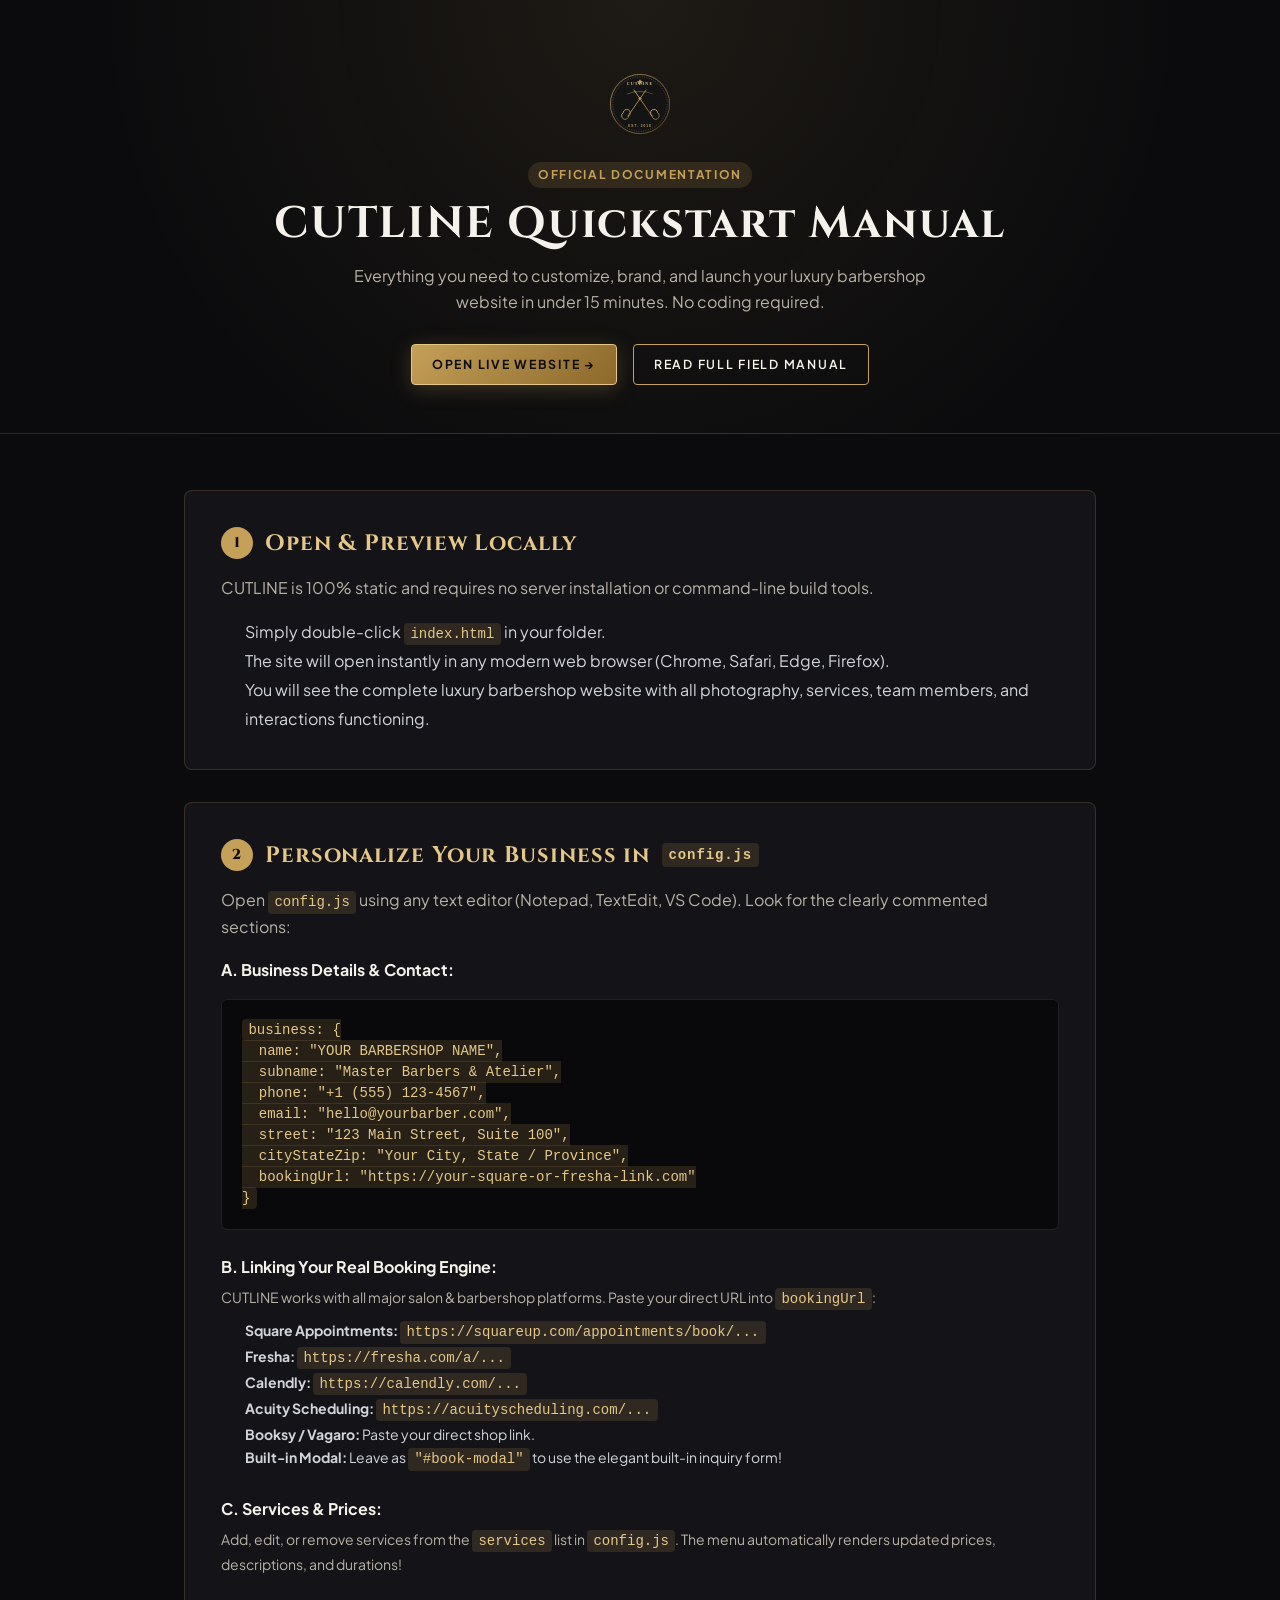
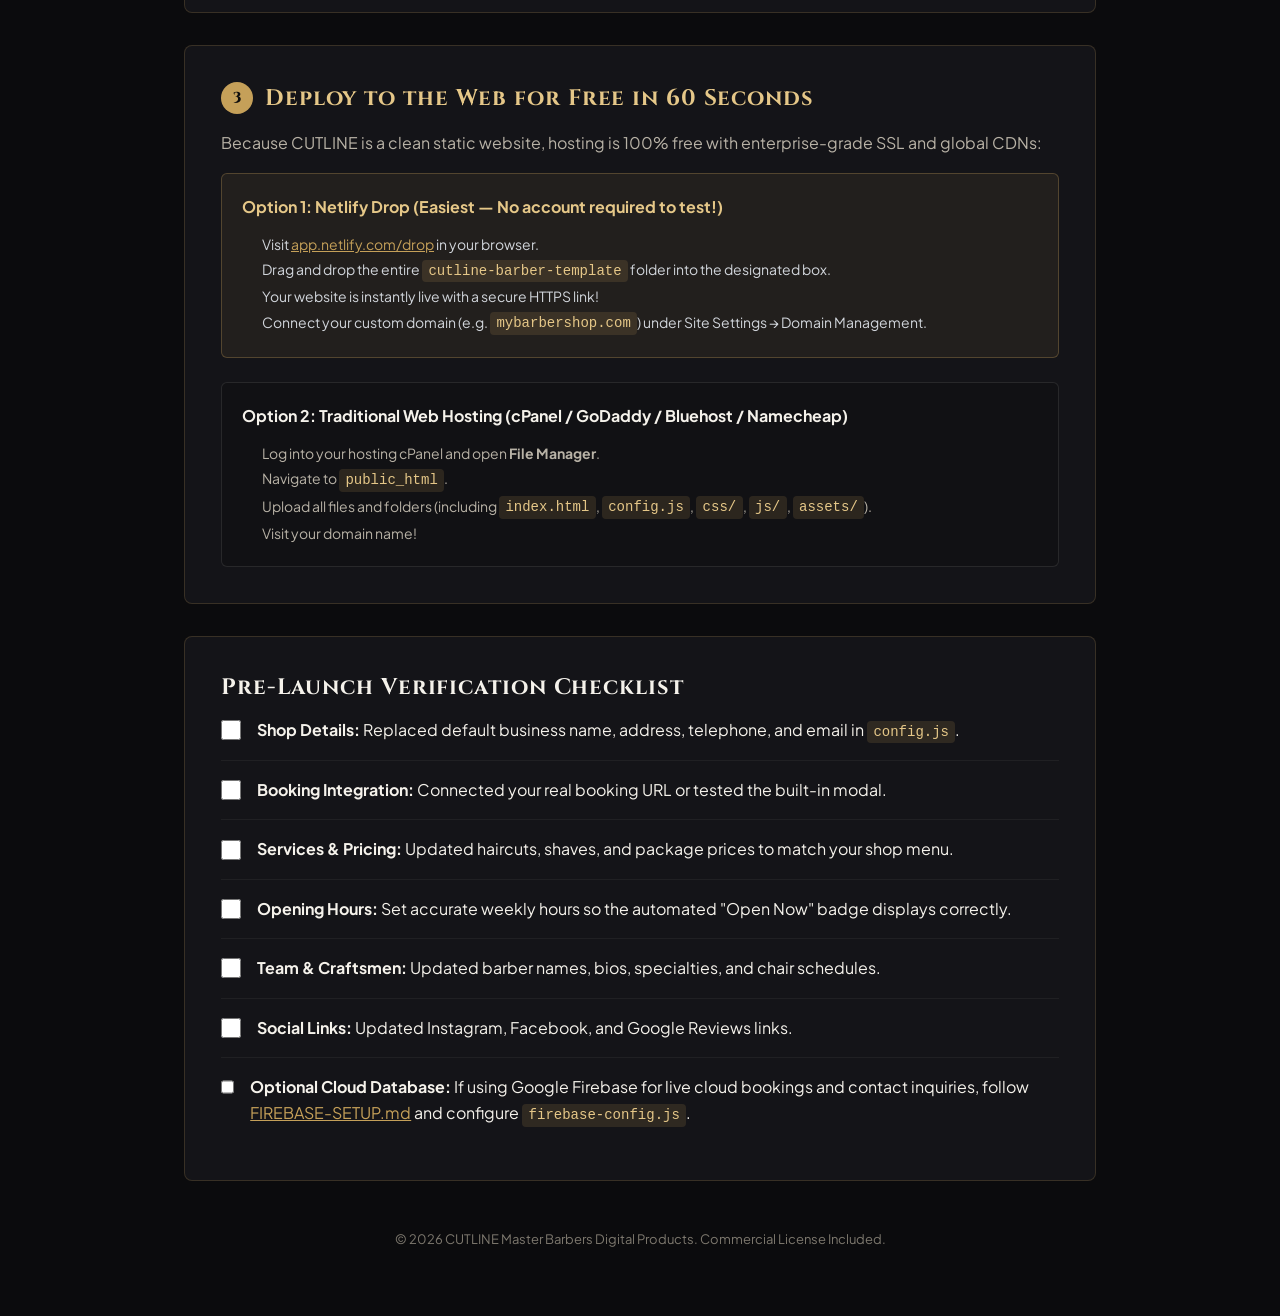
<file: documentation/START-HERE.html>
<!DOCTYPE html>
<html lang="en">
<head>
  <meta charset="UTF-8">
  <meta name="viewport" content="width=device-width, initial-scale=1.0">
  <title>CUTLINE — Getting Started &amp; Customer Manual</title>
  <link rel="stylesheet" href="../css/style.css">
  <style>
    body {
      background-color: #0b0b0d;
      color: #f5f2eb;
      padding-bottom: 5rem;
    }
    .guide-hero {
      padding: 4.5rem 0 3rem;
      border-bottom: 1px solid rgba(197, 160, 89, 0.2);
      background: radial-gradient(circle at 50% 0%, rgba(197, 160, 89, 0.1) 0%, transparent 70%);
      text-align: center;
    }
    .guide-container {
      max-width: 960px;
      margin: 0 auto;
      padding: 0 1.5rem;
    }
    .guide-card {
      background: #141418;
      border: 1px solid rgba(197, 160, 89, 0.2);
      border-radius: 8px;
      padding: 2.25rem;
      margin-bottom: 2rem;
    }
    .guide-card h3 {
      font-size: 1.4rem;
      margin-bottom: 1rem;
      color: #e5c788;
      display: flex;
      align-items: center;
      gap: 0.75rem;
    }
    .step-number {
      width: 32px;
      height: 32px;
      border-radius: 50%;
      background: #c5a059;
      color: #0d0d0d;
      font-weight: 800;
      font-size: 0.9rem;
      display: inline-flex;
      align-items: center;
      justify-content: center;
      flex-shrink: 0;
    }
    code, pre {
      font-family: ui-monospace, SFMono-Regular, Menlo, Monaco, Consolas, monospace;
      font-size: 0.875rem;
    }
    code {
      background: rgba(197, 160, 89, 0.15);
      color: #e5c788;
      padding: 0.2rem 0.4rem;
      border-radius: 4px;
    }
    pre {
      background: #09090b;
      border: 1px solid rgba(245, 242, 235, 0.1);
      padding: 1.25rem;
      border-radius: 6px;
      overflow-x: auto;
      margin: 1rem 0;
      color: #d1d5db;
      line-height: 1.5;
    }
    .checklist-item {
      display: flex;
      align-items: flex-start;
      gap: 1rem;
      margin-bottom: 1rem;
      padding-bottom: 1rem;
      border-bottom: 1px solid rgba(245, 242, 235, 0.05);
    }
    .checklist-item input[type="checkbox"] {
      width: 20px;
      height: 20px;
      accent-color: #c5a059;
      margin-top: 0.2rem;
      cursor: pointer;
    }
    .badge-guide {
      font-size: 0.75rem;
      text-transform: uppercase;
      letter-spacing: 0.14em;
      background: rgba(197, 160, 89, 0.15);
      color: #c5a059;
      padding: 0.2rem 0.6rem;
      border-radius: 9999px;
      font-weight: 700;
      display: inline-block;
      margin-bottom: 0.5rem;
    }
  </style>
</head>
<body>

  <header class="guide-hero">
    <div class="guide-container">
      <img src="../assets/images/cutline-crest.svg" alt="CUTLINE Crest" width="64" height="64" style="margin: 0 auto 1.5rem;">
      <span class="badge-guide">Official Documentation</span>
      <h1 style="font-size: 2.75rem; margin-bottom: 0.75rem;">CUTLINE Quickstart Manual</h1>
      <p style="color: #b8b2a6; max-width: 620px; margin: 0 auto 1.75rem;">
        Everything you need to customize, brand, and launch your luxury barbershop website in under 15 minutes. No coding required.
      </p>
      <div style="display: flex; gap: 1rem; justify-content: center;">
        <a href="../index.html" class="btn btn-primary btn-sm" target="_blank">Open Live Website &rarr;</a>
        <a href="CUSTOMIZATION.md" class="btn btn-secondary btn-sm">Read Full Field Manual</a>
      </div>
    </div>
  </header>

  <main class="guide-container" style="margin-top: 3.5rem;">

    <!-- SECTION 1: 3-STEP LAUNCH -->
    <div class="guide-card">
      <h3><span class="step-number">1</span> Open &amp; Preview Locally</h3>
      <p style="color: #b8b2a6; margin-bottom: 1rem;">
        CUTLINE is 100% static and requires no server installation or command-line build tools.
      </p>
      <ol style="margin-left: 1.5rem; color: #d1d5db; line-height: 1.8;">
        <li>Simply double-click <code>index.html</code> in your folder.</li>
        <li>The site will open instantly in any modern web browser (Chrome, Safari, Edge, Firefox).</li>
        <li>You will see the complete luxury barbershop website with all photography, services, team members, and interactions functioning.</li>
      </ol>
    </div>

    <!-- SECTION 2: CUSTOMIZE IN CONFIG.JS -->
    <div class="guide-card">
      <h3><span class="step-number">2</span> Personalize Your Business in <code>config.js</code></h3>
      <p style="color: #b8b2a6; margin-bottom: 1rem;">
        Open <code>config.js</code> using any text editor (Notepad, TextEdit, VS Code). Look for the clearly commented sections:
      </p>

      <div style="margin-bottom: 1.5rem;">
        <strong style="color: #f5f2eb; display: block; margin-bottom: 0.35rem;">A. Business Details &amp; Contact:</strong>
        <pre><code>business: {
  name: "YOUR BARBERSHOP NAME",
  subname: "Master Barbers &amp; Atelier",
  phone: "+1 (555) 123-4567",
  email: "hello@yourbarber.com",
  street: "123 Main Street, Suite 100",
  cityStateZip: "Your City, State / Province",
  bookingUrl: "https://your-square-or-fresha-link.com"
}</code></pre>
      </div>

      <div style="margin-bottom: 1.5rem;">
        <strong style="color: #f5f2eb; display: block; margin-bottom: 0.35rem;">B. Linking Your Real Booking Engine:</strong>
        <p style="color: #b8b2a6; font-size: 0.875rem;">
          CUTLINE works with all major salon &amp; barbershop platforms. Paste your direct URL into <code>bookingUrl</code>:
        </p>
        <ul style="margin: 0.5rem 0 0.5rem 1.5rem; color: #d1d5db; font-size: 0.875rem; line-height: 1.7;">
          <li><strong>Square Appointments:</strong> <code>https://squareup.com/appointments/book/...</code></li>
          <li><strong>Fresha:</strong> <code>https://fresha.com/a/...</code></li>
          <li><strong>Calendly:</strong> <code>https://calendly.com/...</code></li>
          <li><strong>Acuity Scheduling:</strong> <code>https://acuityscheduling.com/...</code></li>
          <li><strong>Booksy / Vagaro:</strong> Paste your direct shop link.</li>
          <li><strong>Built-in Modal:</strong> Leave as <code>"#book-modal"</code> to use the elegant built-in inquiry form!</li>
        </ul>
      </div>

      <div>
        <strong style="color: #f5f2eb; display: block; margin-bottom: 0.35rem;">C. Services &amp; Prices:</strong>
        <p style="color: #b8b2a6; font-size: 0.875rem;">
          Add, edit, or remove services from the <code>services</code> list in <code>config.js</code>. The menu automatically renders updated prices, descriptions, and durations!
        </p>
      </div>
    </div>

    <!-- SECTION 3: FREE HOSTING DEPLOYMENT -->
    <div class="guide-card">
      <h3><span class="step-number">3</span> Deploy to the Web for Free in 60 Seconds</h3>
      <p style="color: #b8b2a6; margin-bottom: 1rem;">
        Because CUTLINE is a clean static website, hosting is 100% free with enterprise-grade SSL and global CDNs:
      </p>

      <div style="background: rgba(197, 160, 89, 0.08); border: 1px solid rgba(197, 160, 89, 0.3); padding: 1.25rem; border-radius: 6px; margin-bottom: 1.5rem;">
        <strong style="color: #e5c788;">Option 1: Netlify Drop (Easiest — No account required to test!)</strong>
        <ol style="margin: 0.75rem 0 0 1.25rem; color: #d1d5db; font-size: 0.875rem; line-height: 1.8;">
          <li>Visit <a href="https://app.netlify.com/drop" target="_blank" style="color: #c5a059; text-decoration: underline;">app.netlify.com/drop</a> in your browser.</li>
          <li>Drag and drop the entire <code>cutline-barber-template</code> folder into the designated box.</li>
          <li>Your website is instantly live with a secure HTTPS link!</li>
          <li>Connect your custom domain (e.g. <code>mybarbershop.com</code>) under Site Settings &rarr; Domain Management.</li>
        </ol>
      </div>

      <div style="background: #111114; border: 1px solid rgba(245, 242, 235, 0.1); padding: 1.25rem; border-radius: 6px;">
        <strong style="color: #f5f2eb;">Option 2: Traditional Web Hosting (cPanel / GoDaddy / Bluehost / Namecheap)</strong>
        <ol style="margin: 0.75rem 0 0 1.25rem; color: #b8b2a6; font-size: 0.875rem; line-height: 1.8;">
          <li>Log into your hosting cPanel and open <strong>File Manager</strong>.</li>
          <li>Navigate to <code>public_html</code>.</li>
          <li>Upload all files and folders (including <code>index.html</code>, <code>config.js</code>, <code>css/</code>, <code>js/</code>, <code>assets/</code>).</li>
          <li>Visit your domain name!</li>
        </ol>
      </div>
    </div>

    <!-- PRE-LAUNCH CHECKLIST -->
    <div class="guide-card">
      <h3 style="color: #f5f2eb;">Pre-Launch Verification Checklist</h3>
      <div class="checklist-item">
        <input type="checkbox" id="chk-1">
        <label for="chk-1"><strong>Shop Details:</strong> Replaced default business name, address, telephone, and email in <code>config.js</code>.</label>
      </div>
      <div class="checklist-item">
        <input type="checkbox" id="chk-2">
        <label for="chk-2"><strong>Booking Integration:</strong> Connected your real booking URL or tested the built-in modal.</label>
      </div>
      <div class="checklist-item">
        <input type="checkbox" id="chk-3">
        <label for="chk-3"><strong>Services &amp; Pricing:</strong> Updated haircuts, shaves, and package prices to match your shop menu.</label>
      </div>
      <div class="checklist-item">
        <input type="checkbox" id="chk-4">
        <label for="chk-4"><strong>Opening Hours:</strong> Set accurate weekly hours so the automated "Open Now" badge displays correctly.</label>
      </div>
      <div class="checklist-item">
        <input type="checkbox" id="chk-5">
        <label for="chk-5"><strong>Team &amp; Craftsmen:</strong> Updated barber names, bios, specialties, and chair schedules.</label>
      </div>
      <div class="checklist-item">
        <input type="checkbox" id="chk-6">
        <label for="chk-6"><strong>Social Links:</strong> Updated Instagram, Facebook, and Google Reviews links.</label>
      </div>
      <div class="checklist-item" style="border-bottom: none; margin-bottom: 0;">
        <input type="checkbox" id="chk-7">
        <label for="chk-7"><strong>Optional Cloud Database:</strong> If using Google Firebase for live cloud bookings and contact inquiries, follow <a href="FIREBASE-SETUP.md" style="color: #c5a059; text-decoration: underline;">FIREBASE-SETUP.md</a> and configure <code>firebase-config.js</code>.</label>
      </div>
    </div>

  </main>

  <footer style="text-align: center; color: #7d786e; font-size: 0.8125rem; margin-top: 3rem;">
    &copy; 2026 CUTLINE Master Barbers Digital Products. Commercial License Included.
  </footer>

</body>
</html>
</file>
<file: css/style.css>
/* ==============================================================================
   CUTLINE — LUXURY BARBERSHOP WEBSITE TEMPLATE
   MAIN STYLESHEET (`style.css`)
   ============================================================================== */

@import url('https://fonts.googleapis.com/css2?family=Cinzel:wght@400;600;700;800&family=Plus+Jakarta+Sans:wght@300;400;500;600;700&display=swap');

/* --- 1. CSS CUSTOM PROPERTIES (THEME TOKENS) --- */
:root {
  --color-primary-bronze: #C5A059;
  --color-bronze-light: #E5C788;
  --color-bronze-dark: #8C682A;
  --color-bronze-glow: rgba(197, 160, 89, 0.25);
  
  --color-charcoal-dark: #0D0D0D;
  --color-charcoal-medium: #141416;
  --color-charcoal-card: #18181C;
  --color-charcoal-elevated: #202026;
  --color-charcoal-border: rgba(197, 160, 89, 0.2);
  --color-hairline: rgba(245, 242, 235, 0.08);

  --color-cream-warm: #F5F2EB;
  --color-cream-muted: #B8B2A6;
  --color-cream-dim: #7D786E;

  --color-status-green: #34D399;
  --color-status-red: #F87171;

  --font-serif: 'Cinzel', Didot, 'Playfair Display', Georgia, serif;
  --font-sans: 'Plus Jakarta Sans', system-ui, -apple-system, BlinkMacSystemFont, "Segoe UI", Roboto, sans-serif;

  --transition-fast: 0.2s cubic-bezier(0.16, 1, 0.3, 1);
  --transition-normal: 0.35s cubic-bezier(0.16, 1, 0.3, 1);
  --transition-smooth: 0.5s cubic-bezier(0.16, 1, 0.3, 1);

  --container-max-width: 1320px;
  --radius-sm: 4px;
  --radius-md: 8px;
  --radius-lg: 14px;
  --radius-full: 9999px;
  --header-height: 88px;
}

/* --- 2. CSS RESET & BASE STYLES --- */
*, *::before, *::after {
  box-sizing: border-box;
  margin: 0;
  padding: 0;
}

html {
  font-size: 16px;
  scroll-behavior: smooth;
  scroll-padding-top: var(--header-height);
  background-color: var(--color-charcoal-dark);
  color: var(--color-cream-warm);
}

body {
  font-family: var(--font-sans);
  line-height: 1.65;
  background-color: var(--color-charcoal-dark);
  color: var(--color-cream-warm);
  overflow-x: hidden;
  -webkit-font-smoothing: antialiased;
  -moz-osx-font-smoothing: grayscale;
}

img, svg {
  display: block;
  max-width: 100%;
  height: auto;
}

a {
  color: inherit;
  text-decoration: none;
  transition: color var(--transition-fast);
}

button, input, select, textarea {
  font: inherit;
  color: inherit;
  background: none;
  border: none;
  outline: none;
}

button {
  cursor: pointer;
}

ul, ol {
  list-style: none;
}

::selection {
  background-color: var(--color-primary-bronze);
  color: var(--color-charcoal-dark);
}

:focus-visible {
  outline: 2px solid var(--color-primary-bronze);
  outline-offset: 3px;
}

/* --- 3. TYPOGRAPHY UTILITIES --- */
h1, h2, h3, h4, h5, h6 {
  font-family: var(--font-serif);
  font-weight: 700;
  line-height: 1.25;
  letter-spacing: 0.04em;
  color: var(--color-cream-warm);
}

.text-bronze {
  color: var(--color-primary-bronze);
}

.text-muted {
  color: var(--color-cream-muted);
}

.sr-only {
  position: absolute;
  width: 1px;
  height: 1px;
  padding: 0;
  margin: -1px;
  overflow: hidden;
  clip: rect(0, 0, 0, 0);
  white-space: nowrap;
  border: 0;
}

.eyebrow {
  font-family: var(--font-sans);
  font-size: 0.8125rem;
  font-weight: 700;
  text-transform: uppercase;
  letter-spacing: 0.22em;
  color: var(--color-primary-bronze);
  display: inline-flex;
  align-items: center;
  gap: 0.75rem;
  margin-bottom: 0.75rem;
}

.eyebrow::before,
.eyebrow::after {
  content: "";
  display: inline-block;
  width: 24px;
  height: 1px;
  background: var(--color-primary-bronze);
  opacity: 0.7;
}

.eyebrow.no-after::after {
  display: none;
}

/* --- 4. LAYOUT & CONTAINERS --- */
.container {
  width: 100%;
  max-width: var(--container-max-width);
  margin: 0 auto;
  padding: 0 1.5rem;
}

.section {
  padding: 7rem 0;
  position: relative;
}

.section-darker {
  background-color: var(--color-charcoal-medium);
}

.section-header {
  text-align: center;
  max-width: 680px;
  margin: 0 auto 4rem;
}

.section-header h2 {
  font-size: 2.5rem;
  margin-bottom: 1rem;
}

.section-header p {
  color: var(--color-cream-muted);
  font-size: 1.0625rem;
}

/* Ornamental Barber Divider */
.ornament-divider {
  display: flex;
  align-items: center;
  justify-content: center;
  gap: 1rem;
  margin: 1.25rem 0;
}

.ornament-divider .line {
  width: 60px;
  height: 1px;
  background: linear-gradient(90deg, transparent, var(--color-primary-bronze), transparent);
}

.ornament-divider .diamond {
  width: 7px;
  height: 7px;
  background-color: var(--color-primary-bronze);
  transform: rotate(45deg);
}

/* --- 5. BUTTONS & INTERACTIVE ELEMENTS --- */
.btn {
  display: inline-flex;
  align-items: center;
  justify-content: center;
  gap: 0.65rem;
  padding: 0.9rem 2rem;
  font-family: var(--font-sans);
  font-size: 0.875rem;
  font-weight: 600;
  text-transform: uppercase;
  letter-spacing: 0.14em;
  border-radius: var(--radius-sm);
  transition: all var(--transition-normal);
  position: relative;
  overflow: hidden;
  text-align: center;
}

.btn-primary {
  background: linear-gradient(135deg, var(--color-primary-bronze), var(--color-bronze-dark));
  color: #0D0D0D;
  font-weight: 700;
  box-shadow: 0 4px 20px var(--color-bronze-glow);
  border: 1px solid var(--color-bronze-light);
}

.btn-primary:hover {
  background: linear-gradient(135deg, var(--color-bronze-light), var(--color-primary-bronze));
  transform: translateY(-2px);
  box-shadow: 0 8px 25px rgba(197, 160, 89, 0.4);
}

.btn-secondary {
  background: transparent;
  color: var(--color-cream-warm);
  border: 1px solid var(--color-primary-bronze);
}

.btn-secondary:hover {
  background: rgba(197, 160, 89, 0.12);
  color: var(--color-bronze-light);
  border-color: var(--color-bronze-light);
  transform: translateY(-2px);
}

.btn-sm {
  padding: 0.6rem 1.25rem;
  font-size: 0.775rem;
}

/* --- 6. ANNOUNCEMENT BAR & TOP BAR --- */
.announcement-bar {
  background-color: #080809;
  border-bottom: 1px solid var(--color-hairline);
  padding: 0.55rem 2rem;
  font-size: 0.775rem;
  color: var(--color-cream-muted);
  position: relative;
  z-index: 101;
}

.announcement-container {
  width: 100%;
  max-width: 1440px;
  margin: 0 auto;
  display: flex;
  align-items: center;
  justify-content: space-between;
  gap: 1.5rem;
}

.announcement-text {
  text-align: center;
  flex: 1;
}

.announcement-highlight {
  color: var(--color-cream-warm);
  font-weight: 500;
  letter-spacing: 0.03em;
}

.announcement-status {
  display: inline-flex;
  align-items: center;
  gap: 0.5rem;
  font-weight: 600;
  white-space: nowrap;
}

.announcement-concierge {
  display: inline-flex;
  align-items: center;
  gap: 0.45rem;
  white-space: nowrap;
}

.announcement-concierge a {
  color: var(--color-cream-muted);
  display: inline-flex;
  align-items: center;
  gap: 0.45rem;
  transition: color var(--transition-fast);
}

.announcement-concierge a:hover {
  color: var(--color-primary-bronze);
}

.status-dot {
  width: 8px;
  height: 8px;
  border-radius: 50%;
  background-color: var(--color-status-green);
  display: inline-block;
  animation: pulseGreen 2s infinite;
}

.status-dot.closed {
  background-color: var(--color-status-red);
  animation: none;
}

@keyframes pulseGreen {
  0% { transform: scale(0.95); box-shadow: 0 0 0 0 rgba(52, 211, 153, 0.7); }
  70% { transform: scale(1); box-shadow: 0 0 0 6px rgba(52, 211, 153, 0); }
  100% { transform: scale(0.95); box-shadow: 0 0 0 0 rgba(52, 211, 153, 0); }
}

/* --- 7. HEADER & NAVIGATION --- */
.site-header {
  position: sticky;
  top: 0;
  width: 100%;
  height: var(--header-height);
  background-color: rgba(13, 13, 13, 0.94);
  backdrop-filter: blur(20px);
  -webkit-backdrop-filter: blur(20px);
  border-bottom: 1px solid var(--color-hairline);
  z-index: 100;
  transition: all var(--transition-normal);
}

.site-header.scrolled {
  background-color: rgba(10, 10, 10, 0.98);
  border-bottom-color: var(--color-charcoal-border);
  box-shadow: 0 10px 30px rgba(0, 0, 0, 0.6);
}

.header-fluid-container {
  width: 100%;
  max-width: 1440px;
  margin: 0 auto;
  padding: 0 2rem;
  display: flex;
  align-items: center;
  justify-content: space-between;
  height: 100%;
  gap: 2rem;
}

.brand-logo {
  display: flex;
  align-items: center;
  gap: 0.85rem;
  flex-shrink: 0;
}

.brand-crest {
  width: 42px;
  height: 42px;
  transition: transform var(--transition-fast);
}

.brand-logo:hover .brand-crest {
  transform: rotate(5deg) scale(1.05);
}

.brand-text {
  display: flex;
  flex-direction: column;
}

.brand-title {
  font-family: var(--font-serif);
  font-size: 1.25rem;
  font-weight: 700;
  letter-spacing: 0.14em;
  color: var(--color-cream-warm);
  line-height: 1.1;
}

.brand-subtitle {
  font-size: 0.625rem;
  letter-spacing: 0.16em;
  text-transform: uppercase;
  color: var(--color-primary-bronze);
  font-weight: 600;
}

/* Desktop Navigation */
.nav-menu {
  display: flex;
  align-items: center;
  gap: 2.25rem;
  margin: 0 auto;
}

.nav-link {
  font-size: 0.8125rem;
  font-weight: 500;
  text-transform: uppercase;
  letter-spacing: 0.12em;
  color: var(--color-cream-warm);
  position: relative;
  padding: 0.5rem 0;
  white-space: nowrap;
}

.nav-link::after {
  content: "";
  position: absolute;
  bottom: 0;
  left: 0;
  width: 0%;
  height: 1.5px;
  background-color: var(--color-primary-bronze);
  transition: width var(--transition-normal);
}

.nav-link:hover {
  color: var(--color-bronze-light);
}

.nav-link:hover::after {
  width: 100%;
}

.header-actions {
  display: flex;
  align-items: center;
  gap: 1.25rem;
  flex-shrink: 0;
}

.phone-quick-pill {
  display: inline-flex;
  align-items: center;
  gap: 0.45rem;
  font-size: 0.775rem;
  color: var(--color-cream-muted);
  padding: 0.45rem 0.9rem;
  border-radius: var(--radius-full);
  border: 1px solid var(--color-hairline);
  transition: all var(--transition-fast);
  white-space: nowrap;
}

.phone-quick-pill:hover {
  color: var(--color-primary-bronze);
  border-color: var(--color-charcoal-border);
  background: rgba(197, 160, 89, 0.06);
}

.mobile-toggle {
  display: none;
  width: 44px;
  height: 44px;
  align-items: center;
  justify-content: center;
  color: var(--color-cream-warm);
  border: 1px solid var(--color-charcoal-border);
  border-radius: var(--radius-sm);
  background: var(--color-charcoal-card);
}

/* Mobile Drawer */
.mobile-drawer {
  position: fixed;
  top: 0;
  right: -100%;
  width: 100%;
  max-width: 380px;
  height: 100vh;
  background-color: #0E0E11;
  border-left: 1px solid var(--color-charcoal-border);
  z-index: 1000;
  padding: 2.5rem 2rem;
  display: flex;
  flex-direction: column;
  justify-content: space-between;
  transition: right var(--transition-normal);
  overflow-y: auto;
}

.mobile-drawer.active {
  right: 0;
  box-shadow: -15px 0 50px rgba(0, 0, 0, 0.8);
}

.mobile-drawer-overlay {
  position: fixed;
  inset: 0;
  background: rgba(0, 0, 0, 0.7);
  backdrop-filter: blur(4px);
  z-index: 999;
  opacity: 0;
  pointer-events: none;
  transition: opacity var(--transition-normal);
}

.mobile-drawer-overlay.active {
  opacity: 1;
  pointer-events: auto;
}

.drawer-header {
  display: flex;
  align-items: center;
  justify-content: space-between;
  margin-bottom: 2.5rem;
  padding-bottom: 1.5rem;
  border-bottom: 1px solid var(--color-hairline);
}

.drawer-nav {
  display: flex;
  flex-direction: column;
  gap: 1.25rem;
}

.drawer-nav a {
  font-family: var(--font-serif);
  font-size: 1.35rem;
  letter-spacing: 0.08em;
  color: var(--color-cream-warm);
  display: block;
}

.drawer-nav a:hover {
  color: var(--color-primary-bronze);
  transform: translateX(6px);
}

.drawer-footer {
  margin-top: 2rem;
  padding-top: 1.5rem;
  border-top: 1px solid var(--color-hairline);
}

/* --- 8. HERO SECTION --- */
.hero-section {
  position: relative;
  min-height: calc(100vh - var(--header-height));
  display: flex;
  align-items: center;
  padding: 5rem 0;
  overflow: hidden;
  background: radial-gradient(circle at 20% 40%, rgba(197, 160, 89, 0.07) 0%, transparent 60%);
}

.hero-grid {
  display: grid;
  grid-template-columns: 1.15fr 0.85fr;
  align-items: center;
  gap: 4rem;
}

.hero-content {
  z-index: 2;
}

.hero-badge-pill {
  display: inline-flex;
  align-items: center;
  gap: 0.75rem;
  background: rgba(197, 160, 89, 0.1);
  border: 1px solid var(--color-charcoal-border);
  padding: 0.4rem 1rem;
  border-radius: var(--radius-full);
  margin-bottom: 1.75rem;
}

.hero-badge-pill span {
  font-size: 0.75rem;
  font-weight: 700;
  letter-spacing: 0.16em;
  text-transform: uppercase;
  color: var(--color-bronze-light);
}

.hero-headline {
  font-size: 3.75rem;
  line-height: 1.12;
  margin-bottom: 1.5rem;
  color: var(--color-cream-warm);
}

.hero-headline span.accent {
  background: linear-gradient(135deg, var(--color-cream-warm) 20%, var(--color-primary-bronze) 85%);
  -webkit-background-clip: text;
  -webkit-text-fill-color: transparent;
}

.hero-description {
  font-size: 1.125rem;
  line-height: 1.75;
  color: var(--color-cream-muted);
  max-width: 540px;
  margin-bottom: 2.5rem;
}

.hero-cta-group {
  display: flex;
  align-items: center;
  gap: 1.25rem;
  flex-wrap: wrap;
  margin-bottom: 3rem;
}

.hero-trust-bar {
  display: flex;
  align-items: center;
  gap: 2rem;
  padding-top: 2rem;
  border-top: 1px solid var(--color-hairline);
}

.trust-item {
  display: flex;
  flex-direction: column;
}

.trust-number {
  font-family: var(--font-serif);
  font-size: 1.5rem;
  font-weight: 700;
  color: var(--color-primary-bronze);
}

.trust-label {
  font-size: 0.75rem;
  color: var(--color-cream-muted);
  letter-spacing: 0.08em;
  text-transform: uppercase;
}

/* Hero Media Presentation */
.hero-media-wrapper {
  position: relative;
  z-index: 2;
}

.hero-image-frame {
  position: relative;
  border-radius: var(--radius-md);
  overflow: hidden;
  box-shadow: 0 25px 60px rgba(0, 0, 0, 0.7);
  border: 1px solid var(--color-charcoal-border);
}

.hero-image-frame img {
  width: 100%;
  height: 580px;
  object-fit: cover;
  transition: transform var(--transition-smooth);
}

.hero-image-frame:hover img {
  transform: scale(1.03);
}

.hero-frame-corner {
  position: absolute;
  width: 28px;
  height: 28px;
  border-color: var(--color-primary-bronze);
  border-style: solid;
  pointer-events: none;
  z-index: 3;
}

.corner-tl { top: 12px; left: 12px; border-width: 2px 0 0 2px; }
.corner-tr { top: 12px; right: 12px; border-width: 2px 2px 0 0; }
.corner-bl { bottom: 12px; left: 12px; border-width: 0 0 2px 2px; }
.corner-br { bottom: 12px; right: 12px; border-width: 0 2px 2px 0; }

.hero-floating-card {
  position: absolute;
  bottom: -25px;
  left: -35px;
  background: rgba(20, 20, 24, 0.95);
  backdrop-filter: blur(12px);
  border: 1px solid var(--color-charcoal-border);
  padding: 1.25rem 1.5rem;
  border-radius: var(--radius-md);
  box-shadow: 0 15px 35px rgba(0, 0, 0, 0.8);
  display: flex;
  align-items: center;
  gap: 1rem;
  z-index: 4;
}

.floating-icon {
  width: 44px;
  height: 44px;
  border-radius: 50%;
  background: rgba(197, 160, 89, 0.15);
  display: flex;
  align-items: center;
  justify-content: center;
  color: var(--color-primary-bronze);
  flex-shrink: 0;
}

.floating-card-title {
  font-family: var(--font-serif);
  font-size: 0.9375rem;
  font-weight: 700;
  color: var(--color-cream-warm);
}

.floating-card-subtitle {
  font-size: 0.75rem;
  color: var(--color-cream-muted);
}

/* --- 9. PILLARS / VALUE PROPOSITIONS --- */
.pillars-grid {
  display: grid;
  grid-template-columns: repeat(4, 1fr);
  gap: 1.75rem;
}

.pillar-card {
  background: var(--color-charcoal-card);
  border: 1px solid var(--color-hairline);
  padding: 2.25rem 1.75rem;
  border-radius: var(--radius-md);
  transition: all var(--transition-normal);
  position: relative;
}

.pillar-card::before {
  content: "";
  position: absolute;
  top: 0;
  left: 0;
  width: 100%;
  height: 2px;
  background: linear-gradient(90deg, transparent, var(--color-primary-bronze), transparent);
  opacity: 0;
  transition: opacity var(--transition-normal);
}

.pillar-card:hover {
  transform: translateY(-5px);
  border-color: var(--color-charcoal-border);
  box-shadow: 0 15px 35px rgba(0, 0, 0, 0.5);
}

.pillar-card:hover::before {
  opacity: 1;
}

.pillar-icon-wrap {
  width: 52px;
  height: 52px;
  border-radius: var(--radius-sm);
  background: rgba(197, 160, 89, 0.08);
  border: 1px solid var(--color-charcoal-border);
  display: flex;
  align-items: center;
  justify-content: center;
  color: var(--color-primary-bronze);
  margin-bottom: 1.5rem;
}

.pillar-card h3 {
  font-size: 1.15rem;
  margin-bottom: 0.75rem;
  color: var(--color-cream-warm);
}

.pillar-card p {
  font-size: 0.875rem;
  color: var(--color-cream-muted);
  line-height: 1.6;
}

/* --- 10. ABOUT SECTION --- */
.about-grid {
  display: grid;
  grid-template-columns: 1fr 1fr;
  gap: 4.5rem;
  align-items: center;
}

.about-image-stack {
  position: relative;
}

.about-main-image {
  border-radius: var(--radius-md);
  overflow: hidden;
  border: 1px solid var(--color-charcoal-border);
  box-shadow: 0 20px 50px rgba(0, 0, 0, 0.6);
}

.about-main-image img {
  width: 100%;
  height: 520px;
  object-fit: cover;
}

.about-badge-established {
  position: absolute;
  top: -25px;
  right: -25px;
  width: 120px;
  height: 120px;
  border-radius: 50%;
  background: var(--color-charcoal-medium);
  border: 2px solid var(--color-primary-bronze);
  display: flex;
  flex-direction: column;
  align-items: center;
  justify-content: center;
  text-align: center;
  padding: 0.75rem;
  box-shadow: 0 10px 30px rgba(0, 0, 0, 0.8);
}

.about-badge-established span:first-child {
  font-size: 0.625rem;
  letter-spacing: 0.15em;
  text-transform: uppercase;
  color: var(--color-cream-muted);
}

.about-badge-established .year {
  font-family: var(--font-serif);
  font-size: 1.5rem;
  font-weight: 700;
  color: var(--color-primary-bronze);
  line-height: 1.1;
}

.about-content h2 {
  font-size: 2.6rem;
  margin-bottom: 1.5rem;
  line-height: 1.2;
}

.about-text-lead {
  font-size: 1.125rem;
  color: var(--color-bronze-light);
  margin-bottom: 1.25rem;
  font-weight: 500;
}

.about-content p {
  color: var(--color-cream-muted);
  margin-bottom: 1.5rem;
  font-size: 0.95rem;
}

.about-signature-block {
  margin-top: 2rem;
  padding-top: 1.75rem;
  border-top: 1px solid var(--color-hairline);
  display: flex;
  align-items: center;
  justify-content: space-between;
}

.signature-svg {
  height: 48px;
  width: auto;
}

/* --- 11. SERVICES & PRICING MENU --- */
.services-tabs {
  display: flex;
  justify-content: center;
  gap: 0.75rem;
  flex-wrap: wrap;
  margin-bottom: 3.5rem;
}

.tab-btn {
  padding: 0.65rem 1.5rem;
  font-size: 0.8125rem;
  font-weight: 600;
  letter-spacing: 0.12em;
  text-transform: uppercase;
  border-radius: var(--radius-full);
  border: 1px solid var(--color-hairline);
  background: var(--color-charcoal-card);
  color: var(--color-cream-muted);
  transition: all var(--transition-fast);
}

.tab-btn:hover {
  border-color: var(--color-primary-bronze);
  color: var(--color-cream-warm);
}

.tab-btn.active {
  background: var(--color-primary-bronze);
  color: #0D0D0D;
  border-color: var(--color-bronze-light);
  font-weight: 700;
}

.services-grid {
  display: grid;
  grid-template-columns: repeat(2, 1fr);
  gap: 2rem;
}

.service-card {
  background: var(--color-charcoal-card);
  border: 1px solid var(--color-hairline);
  border-radius: var(--radius-md);
  padding: 2rem;
  transition: all var(--transition-normal);
  position: relative;
  display: flex;
  flex-direction: column;
  justify-content: space-between;
}

.service-card:hover {
  border-color: var(--color-charcoal-border);
  box-shadow: 0 12px 30px rgba(0, 0, 0, 0.4);
  transform: translateY(-3px);
}

.service-header {
  display: flex;
  align-items: baseline;
  justify-content: space-between;
  gap: 1rem;
  margin-bottom: 0.5rem;
}

.service-title-wrap {
  display: flex;
  align-items: center;
  gap: 0.75rem;
  flex-wrap: wrap;
}

.service-name {
  font-family: var(--font-serif);
  font-size: 1.25rem;
  font-weight: 700;
  color: var(--color-cream-warm);
}

.badge-popular {
  font-family: var(--font-sans);
  font-size: 0.6875rem;
  font-weight: 700;
  letter-spacing: 0.12em;
  text-transform: uppercase;
  background: rgba(197, 160, 89, 0.15);
  border: 1px solid var(--color-primary-bronze);
  color: var(--color-bronze-light);
  padding: 0.15rem 0.6rem;
  border-radius: var(--radius-full);
}

.service-price-block {
  text-align: right;
  flex-shrink: 0;
}

.service-price {
  font-family: var(--font-serif);
  font-size: 1.5rem;
  font-weight: 700;
  color: var(--color-primary-bronze);
}

.service-duration {
  font-size: 0.75rem;
  letter-spacing: 0.1em;
  text-transform: uppercase;
  color: var(--color-cream-muted);
}

.service-description {
  color: var(--color-cream-muted);
  font-size: 0.875rem;
  line-height: 1.6;
  margin: 0.75rem 0 1.5rem;
}

.service-card-footer {
  display: flex;
  align-items: center;
  justify-content: space-between;
  padding-top: 1rem;
  border-top: 1px solid var(--color-hairline);
}

.btn-service-book {
  font-size: 0.75rem;
  letter-spacing: 0.14em;
  text-transform: uppercase;
  font-weight: 600;
  color: var(--color-primary-bronze);
  display: inline-flex;
  align-items: center;
  gap: 0.4rem;
  transition: all var(--transition-fast);
}

.btn-service-book:hover {
  color: var(--color-bronze-light);
  transform: translateX(4px);
}

/* --- 12. TEAM / CRAFTSMEN SECTION --- */
.team-grid {
  display: grid;
  grid-template-columns: repeat(3, 1fr);
  gap: 2.25rem;
}

.team-card {
  background: var(--color-charcoal-card);
  border: 1px solid var(--color-hairline);
  border-radius: var(--radius-md);
  overflow: hidden;
  transition: all var(--transition-normal);
  display: flex;
  flex-direction: column;
}

.team-card:hover {
  border-color: var(--color-charcoal-border);
  transform: translateY(-5px);
  box-shadow: 0 18px 40px rgba(0, 0, 0, 0.6);
}

.team-image-box {
  position: relative;
  height: 380px;
  overflow: hidden;
}

.team-image-box img {
  width: 100%;
  height: 100%;
  object-fit: cover;
  transition: transform var(--transition-smooth);
}

.team-card:hover .team-image-box img {
  transform: scale(1.04);
}

.team-chair-badge {
  position: absolute;
  top: 1rem;
  left: 1rem;
  background: rgba(13, 13, 13, 0.85);
  backdrop-filter: blur(8px);
  border: 1px solid var(--color-charcoal-border);
  padding: 0.35rem 0.85rem;
  border-radius: var(--radius-full);
  font-size: 0.6875rem;
  letter-spacing: 0.14em;
  text-transform: uppercase;
  color: var(--color-bronze-light);
  font-weight: 700;
}

.team-info {
  padding: 1.75rem;
  display: flex;
  flex-direction: column;
  flex-grow: 1;
}

.team-name {
  font-size: 1.35rem;
  margin-bottom: 0.25rem;
}

.team-role {
  font-size: 0.8125rem;
  color: var(--color-primary-bronze);
  text-transform: uppercase;
  letter-spacing: 0.12em;
  font-weight: 600;
  margin-bottom: 0.75rem;
}

.team-bio {
  font-size: 0.875rem;
  color: var(--color-cream-muted);
  line-height: 1.6;
  margin-bottom: 1.25rem;
}

.team-specialties {
  display: flex;
  flex-wrap: wrap;
  gap: 0.5rem;
  margin-bottom: 1.5rem;
}

.specialty-tag {
  font-size: 0.6875rem;
  background: rgba(245, 242, 235, 0.05);
  border: 1px solid var(--color-hairline);
  padding: 0.25rem 0.65rem;
  border-radius: var(--radius-sm);
  color: var(--color-cream-warm);
}

.team-card-footer {
  margin-top: auto;
  padding-top: 1rem;
  border-top: 1px solid var(--color-hairline);
  display: flex;
  align-items: center;
  justify-content: space-between;
}

.team-schedule {
  font-size: 0.75rem;
  color: var(--color-cream-dim);
}

/* --- 13. GALLERY / PORTFOLIO SECTION --- */
.gallery-filters {
  display: flex;
  justify-content: center;
  gap: 0.75rem;
  flex-wrap: wrap;
  margin-bottom: 3rem;
}

.gallery-grid {
  display: grid;
  grid-template-columns: repeat(3, 1fr);
  gap: 1.5rem;
}

.gallery-item {
  position: relative;
  height: 320px;
  border-radius: var(--radius-md);
  overflow: hidden;
  border: 1px solid var(--color-hairline);
  cursor: pointer;
  background: var(--color-charcoal-card);
}

.gallery-item img {
  width: 100%;
  height: 100%;
  object-fit: cover;
  transition: transform var(--transition-smooth);
}

.gallery-item:hover img {
  transform: scale(1.08);
}

.gallery-overlay {
  position: absolute;
  inset: 0;
  background: linear-gradient(to top, rgba(13, 13, 13, 0.92) 10%, rgba(13, 13, 13, 0.2) 70%, transparent);
  opacity: 0;
  transition: opacity var(--transition-normal);
  display: flex;
  flex-direction: column;
  justify-content: flex-end;
  padding: 1.75rem;
}

.gallery-item:hover .gallery-overlay {
  opacity: 1;
}

.gallery-category-pill {
  font-size: 0.6875rem;
  letter-spacing: 0.16em;
  text-transform: uppercase;
  color: var(--color-primary-bronze);
  font-weight: 700;
  margin-bottom: 0.4rem;
}

.gallery-title {
  font-family: var(--font-serif);
  font-size: 1.15rem;
  color: var(--color-cream-warm);
}

/* Lightbox Modal */
.lightbox-modal {
  position: fixed;
  inset: 0;
  background: rgba(8, 8, 10, 0.95);
  backdrop-filter: blur(16px);
  z-index: 2000;
  display: flex;
  align-items: center;
  justify-content: center;
  opacity: 0;
  pointer-events: none;
  transition: opacity var(--transition-normal);
  padding: 2rem;
}

.lightbox-modal.active {
  opacity: 1;
  pointer-events: auto;
}

.lightbox-container {
  max-width: 900px;
  width: 100%;
  display: flex;
  flex-direction: column;
  align-items: center;
  position: relative;
}

.lightbox-image-box {
  max-height: 75vh;
  width: 100%;
  overflow: hidden;
  border-radius: var(--radius-md);
  border: 1px solid var(--color-charcoal-border);
  box-shadow: 0 25px 60px rgba(0, 0, 0, 0.9);
}

.lightbox-image-box img {
  width: 100%;
  max-height: 75vh;
  object-fit: contain;
  background: #000;
}

.lightbox-caption {
  margin-top: 1.25rem;
  text-align: center;
  max-width: 600px;
}

.lightbox-caption h4 {
  font-size: 1.25rem;
  margin-bottom: 0.35rem;
}

.lightbox-caption p {
  font-size: 0.875rem;
  color: var(--color-cream-muted);
}

.lightbox-close {
  position: absolute;
  top: -45px;
  right: 0;
  color: var(--color-cream-warm);
  font-size: 1.75rem;
  cursor: pointer;
  padding: 0.5rem;
}

.lightbox-nav-btn {
  position: absolute;
  top: 50%;
  transform: translateY(-50%);
  width: 48px;
  height: 48px;
  border-radius: 50%;
  background: rgba(20, 20, 24, 0.8);
  border: 1px solid var(--color-charcoal-border);
  display: flex;
  align-items: center;
  justify-content: center;
  color: var(--color-cream-warm);
  font-size: 1.25rem;
  cursor: pointer;
  transition: all var(--transition-fast);
}

.lightbox-nav-btn:hover {
  background: var(--color-primary-bronze);
  color: #0D0D0D;
}

.lightbox-prev { left: -65px; }
.lightbox-next { right: -65px; }

/* --- 14. HOURS & LOCATION SECTION --- */
.visit-grid {
  display: grid;
  grid-template-columns: 1fr 1fr;
  gap: 3.5rem;
}

.hours-card, .location-card {
  background: var(--color-charcoal-card);
  border: 1px solid var(--color-hairline);
  border-radius: var(--radius-md);
  padding: 2.75rem;
  box-shadow: 0 15px 40px rgba(0, 0, 0, 0.4);
}

.card-title-bar {
  display: flex;
  align-items: center;
  justify-content: space-between;
  margin-bottom: 2rem;
  padding-bottom: 1.25rem;
  border-bottom: 1px solid var(--color-hairline);
}

.card-title-bar h3 {
  font-size: 1.5rem;
}

.hours-table {
  width: 100%;
}

.hours-row {
  display: flex;
  justify-content: space-between;
  padding: 0.85rem 0;
  border-bottom: 1px solid var(--color-hairline);
  font-size: 0.9375rem;
}

.hours-row.today {
  color: var(--color-primary-bronze);
  font-weight: 700;
  background: rgba(197, 160, 89, 0.05);
  padding-left: 0.75rem;
  padding-right: 0.75rem;
  border-radius: var(--radius-sm);
}

.hours-day {
  color: var(--color-cream-warm);
}

.hours-row.today .hours-day {
  color: var(--color-primary-bronze);
}

.hours-time {
  color: var(--color-cream-muted);
}

.hours-row.today .hours-time {
  color: var(--color-bronze-light);
}

.location-details {
  display: flex;
  flex-direction: column;
  gap: 1.25rem;
  margin-bottom: 2rem;
}

.location-item {
  display: flex;
  gap: 1rem;
}

.location-item svg {
  color: var(--color-primary-bronze);
  flex-shrink: 0;
  margin-top: 0.2rem;
}

.location-text strong {
  display: block;
  font-size: 0.9375rem;
  color: var(--color-cream-warm);
  margin-bottom: 0.2rem;
}

.location-text p {
  font-size: 0.875rem;
  color: var(--color-cream-muted);
}

.map-interactive-box {
  width: 100%;
  height: 220px;
  border-radius: var(--radius-sm);
  overflow: hidden;
  border: 1px solid var(--color-hairline);
  position: relative;
  background: #111113;
}

.map-interactive-box iframe {
  width: 100%;
  height: 100%;
  border: 0;
  filter: grayscale(1) invert(0.92) contrast(1.2);
}

/* --- 15. FAQ ACCORDION --- */
.faq-container {
  max-width: 820px;
  margin: 0 auto;
}

.faq-item {
  background: var(--color-charcoal-card);
  border: 1px solid var(--color-hairline);
  border-radius: var(--radius-md);
  margin-bottom: 1rem;
  overflow: hidden;
  transition: border-color var(--transition-fast);
}

.faq-item:hover {
  border-color: var(--color-charcoal-border);
}

.faq-question-btn {
  width: 100%;
  padding: 1.5rem 1.75rem;
  display: flex;
  align-items: center;
  justify-content: space-between;
  text-align: left;
  font-family: var(--font-serif);
  font-size: 1.125rem;
  color: var(--color-cream-warm);
  gap: 1.5rem;
}

.faq-icon-chevron {
  width: 20px;
  height: 20px;
  color: var(--color-primary-bronze);
  flex-shrink: 0;
  transition: transform var(--transition-normal);
}

.faq-item.active .faq-icon-chevron {
  transform: rotate(180deg);
}

.faq-answer {
  max-height: 0;
  overflow: hidden;
  transition: max-height var(--transition-normal);
}

.faq-answer-inner {
  padding: 0 1.75rem 1.5rem;
  color: var(--color-cream-muted);
  font-size: 0.9375rem;
  line-height: 1.7;
}

/* --- 16. CONTACT & APPOINTMENT INQUIRY --- */
.contact-grid {
  display: grid;
  grid-template-columns: 1fr 1.3fr;
  gap: 4rem;
}

.contact-info-block h3 {
  font-size: 2rem;
  margin-bottom: 1rem;
}

.contact-info-block p {
  color: var(--color-cream-muted);
  margin-bottom: 2rem;
}

.contact-cards-stack {
  display: flex;
  flex-direction: column;
  gap: 1.25rem;
}

.contact-mini-card {
  display: flex;
  align-items: center;
  gap: 1.25rem;
  padding: 1.25rem 1.5rem;
  background: var(--color-charcoal-card);
  border: 1px solid var(--color-hairline);
  border-radius: var(--radius-md);
  transition: all var(--transition-fast);
}

.contact-mini-card:hover {
  border-color: var(--color-primary-bronze);
  transform: translateX(4px);
}

.contact-icon-box {
  width: 44px;
  height: 44px;
  border-radius: var(--radius-sm);
  background: rgba(197, 160, 89, 0.1);
  display: flex;
  align-items: center;
  justify-content: center;
  color: var(--color-primary-bronze);
  flex-shrink: 0;
}

/* Form Styling */
.contact-form-card {
  background: var(--color-charcoal-card);
  border: 1px solid var(--color-hairline);
  border-radius: var(--radius-md);
  padding: 2.75rem;
  box-shadow: 0 20px 50px rgba(0, 0, 0, 0.5);
}

.form-group-row {
  display: grid;
  grid-template-columns: 1fr 1fr;
  gap: 1.5rem;
  margin-bottom: 1.5rem;
}

.form-group {
  margin-bottom: 1.5rem;
  display: flex;
  flex-direction: column;
}

.form-label {
  font-size: 0.75rem;
  font-weight: 600;
  text-transform: uppercase;
  letter-spacing: 0.12em;
  color: var(--color-cream-warm);
  margin-bottom: 0.5rem;
}

.form-control {
  background: #111114;
  border: 1px solid var(--color-hairline);
  border-radius: var(--radius-sm);
  padding: 0.85rem 1rem;
  color: var(--color-cream-warm);
  font-size: 0.9375rem;
  transition: all var(--transition-fast);
}

.form-control:focus {
  border-color: var(--color-primary-bronze);
  box-shadow: 0 0 0 3px rgba(197, 160, 89, 0.15);
}

textarea.form-control {
  resize: vertical;
  min-height: 110px;
}

.form-feedback-message {
  margin-top: 1rem;
  padding: 0.85rem 1rem;
  border-radius: var(--radius-sm);
  font-size: 0.875rem;
  display: none;
}

.form-feedback-message.success {
  display: block;
  background: rgba(52, 211, 153, 0.1);
  border: 1px solid rgba(52, 211, 153, 0.3);
  color: #34D399;
}

.form-feedback-message.error {
  display: block;
  background: rgba(248, 113, 113, 0.1);
  border: 1px solid rgba(248, 113, 113, 0.3);
  color: #F87171;
}

/* --- 17. ON-SITE BOOKING MODAL --- */
.booking-modal {
  position: fixed;
  inset: 0;
  background: rgba(9, 9, 11, 0.92);
  backdrop-filter: blur(14px);
  z-index: 2100;
  display: flex;
  align-items: center;
  justify-content: center;
  opacity: 0;
  pointer-events: none;
  transition: opacity var(--transition-normal);
  padding: 1.5rem;
}

.booking-modal.active {
  opacity: 1;
  pointer-events: auto;
}

.booking-modal-dialog {
  background: var(--color-charcoal-medium);
  border: 1px solid var(--color-charcoal-border);
  border-radius: var(--radius-md);
  max-width: 640px;
  width: 100%;
  max-height: 90vh;
  overflow-y: auto;
  padding: 2.5rem;
  position: relative;
  box-shadow: 0 25px 70px rgba(0, 0, 0, 0.8);
}

.booking-modal-header {
  display: flex;
  align-items: center;
  justify-content: space-between;
  margin-bottom: 1.75rem;
  padding-bottom: 1.25rem;
  border-bottom: 1px solid var(--color-hairline);
}

.booking-modal-header h3 {
  font-size: 1.6rem;
}

.booking-close-btn {
  color: var(--color-cream-muted);
  font-size: 1.5rem;
  cursor: pointer;
  padding: 0.25rem;
}

.booking-close-btn:hover {
  color: var(--color-primary-bronze);
}

.booking-notice {
  font-size: 0.8125rem;
  color: var(--color-cream-muted);
  background: rgba(197, 160, 89, 0.08);
  border-left: 3px solid var(--color-primary-bronze);
  padding: 0.75rem 1rem;
  margin-bottom: 1.5rem;
  border-radius: 0 var(--radius-sm) var(--radius-sm) 0;
}

/* --- 18. FOOTER --- */
.site-footer {
  background-color: #070708;
  border-top: 1px solid var(--color-hairline);
  padding: 5rem 0 2.5rem;
}

.footer-top-grid {
  display: grid;
  grid-template-columns: 1.5fr 1fr 1fr 1.25fr;
  gap: 3.5rem;
  margin-bottom: 4rem;
}

.footer-brand p {
  color: var(--color-cream-muted);
  font-size: 0.9375rem;
  margin: 1.25rem 0 1.75rem;
  max-width: 320px;
}

.footer-social-links {
  display: flex;
  gap: 0.75rem;
}

.social-circle-link {
  width: 40px;
  height: 40px;
  border-radius: 50%;
  background: var(--color-charcoal-card);
  border: 1px solid var(--color-hairline);
  display: flex;
  align-items: center;
  justify-content: center;
  color: var(--color-cream-warm);
  transition: all var(--transition-fast);
}

.social-circle-link:hover {
  background: var(--color-primary-bronze);
  color: #0D0D0D;
  border-color: var(--color-bronze-light);
  transform: translateY(-2px);
}

.footer-col h4 {
  font-size: 1.1rem;
  margin-bottom: 1.5rem;
  color: var(--color-cream-warm);
  position: relative;
  display: inline-block;
}

.footer-col h4::after {
  content: "";
  position: absolute;
  bottom: -6px;
  left: 0;
  width: 24px;
  height: 2px;
  background-color: var(--color-primary-bronze);
}

.footer-nav-list li {
  margin-bottom: 0.75rem;
}

.footer-nav-list a {
  color: var(--color-cream-muted);
  font-size: 0.875rem;
  transition: all var(--transition-fast);
}

.footer-nav-list a:hover {
  color: var(--color-primary-bronze);
  padding-left: 4px;
}

.newsletter-box p {
  color: var(--color-cream-muted);
  font-size: 0.875rem;
  margin-bottom: 1rem;
}

.newsletter-form {
  display: flex;
  gap: 0.5rem;
}

.newsletter-input {
  background: var(--color-charcoal-card);
  border: 1px solid var(--color-hairline);
  border-radius: var(--radius-sm);
  padding: 0.75rem 1rem;
  color: var(--color-cream-warm);
  font-size: 0.875rem;
  flex-grow: 1;
}

.newsletter-input:focus {
  border-color: var(--color-primary-bronze);
}

.footer-bottom {
  padding-top: 2rem;
  border-top: 1px solid var(--color-hairline);
  display: flex;
  align-items: center;
  justify-content: space-between;
  flex-wrap: wrap;
  gap: 1rem;
  font-size: 0.8125rem;
  color: var(--color-cream-dim);
}

.footer-bottom-links {
  display: flex;
  gap: 1.5rem;
}

.footer-bottom-links a:hover {
  color: var(--color-primary-bronze);
}

/* --- 19. FLOATING CUSTOMIZER DRAWER (FOR BUYERS / OWNERS) --- */
.customizer-trigger {
  position: fixed;
  bottom: 25px;
  right: 25px;
  background: linear-gradient(135deg, var(--color-primary-bronze), var(--color-bronze-dark));
  color: #0D0D0D;
  font-weight: 700;
  font-size: 0.75rem;
  letter-spacing: 0.12em;
  text-transform: uppercase;
  padding: 0.75rem 1.25rem;
  border-radius: var(--radius-full);
  box-shadow: 0 8px 30px rgba(197, 160, 89, 0.4);
  border: 1px solid var(--color-bronze-light);
  z-index: 900;
  display: flex;
  align-items: center;
  gap: 0.5rem;
  cursor: pointer;
  transition: transform var(--transition-fast);
}

.customizer-trigger:hover {
  transform: translateY(-3px) scale(1.02);
}

.customizer-panel {
  position: fixed;
  bottom: 85px;
  right: 25px;
  width: 340px;
  background: rgba(18, 18, 22, 0.98);
  backdrop-filter: blur(16px);
  border: 1px solid var(--color-charcoal-border);
  border-radius: var(--radius-md);
  padding: 1.5rem;
  box-shadow: 0 20px 50px rgba(0, 0, 0, 0.8);
  z-index: 950;
  display: none;
}

.customizer-panel.active {
  display: block;
}

.customizer-header {
  display: flex;
  align-items: center;
  justify-content: space-between;
  margin-bottom: 1rem;
  padding-bottom: 0.75rem;
  border-bottom: 1px solid var(--color-hairline);
}

.customizer-header h4 {
  font-size: 0.9375rem;
}

.color-swatches-grid {
  display: flex;
  gap: 0.75rem;
  margin: 1rem 0;
}

.swatch-btn {
  width: 32px;
  height: 32px;
  border-radius: 50%;
  border: 2px solid transparent;
  cursor: pointer;
  transition: transform var(--transition-fast);
}

.swatch-btn:hover, .swatch-btn.active {
  transform: scale(1.15);
  border-color: #FFF;
}

/* --- 20. RESPONSIVE MEDIA QUERIES (MULTI-DEVICE POLISH) --- */

/* 1. Large Laptops & Desktops (1041px - 1240px) */
@media (max-width: 1240px) {
  .header-fluid-container {
    padding: 0 1.75rem;
    gap: 1.25rem;
  }

  .phone-quick-pill {
    display: none;
  }

  .nav-menu {
    gap: 1.5rem;
  }

  .nav-link {
    font-size: 0.785rem;
    letter-spacing: 0.1em;
  }
}

/* 2. Tablets & Compact Laptops (769px - 1040px) */
@media (max-width: 1040px) {
  .site-header {
    height: 80px;
  }

  .header-fluid-container {
    padding: 0 1.5rem;
  }

  .nav-menu {
    display: none;
  }

  .mobile-toggle {
    display: flex;
  }

  .announcement-concierge {
    display: none;
  }

  .announcement-container {
    justify-content: center;
    text-align: center;
  }

  .hero-grid {
    grid-template-columns: 1fr;
    gap: 3.5rem;
  }

  .hero-media-wrapper {
    max-width: 540px;
    margin: 0 auto;
    width: 100%;
  }

  .hero-image-frame img {
    height: 480px;
  }

  .pillars-grid {
    grid-template-columns: repeat(2, 1fr);
    gap: 1.5rem;
  }

  .about-grid {
    grid-template-columns: 1fr;
    gap: 3.5rem;
  }

  .about-main-image img {
    height: 440px;
  }

  .team-grid {
    grid-template-columns: repeat(2, 1fr);
    max-width: 760px;
    margin: 0 auto;
  }

  .footer-top-grid {
    grid-template-columns: 1fr 1fr;
    gap: 3rem;
  }
}

/* 3. Small Tablets & Landscape Mobile (601px - 768px) */
@media (max-width: 768px) {
  .section {
    padding: 5.5rem 0;
  }

  /* App-style horizontal touch carousel for filter tabs */
  .services-tabs, .gallery-filters {
    justify-content: flex-start;
    overflow-x: auto;
    flex-wrap: nowrap;
    -webkit-overflow-scrolling: touch;
    padding: 0.25rem 1rem 0.75rem;
    margin-bottom: 2.5rem;
    scrollbar-width: none;
  }

  .services-tabs::-webkit-scrollbar, .gallery-filters::-webkit-scrollbar {
    display: none;
  }

  .tab-btn {
    flex-shrink: 0;
    white-space: nowrap;
  }

  .services-grid {
    grid-template-columns: 1fr;
    gap: 1.5rem;
  }

  .team-grid {
    grid-template-columns: 1fr;
    max-width: 440px;
    margin: 0 auto;
  }

  .gallery-grid {
    grid-template-columns: repeat(2, 1fr);
    gap: 1.25rem;
  }

  .visit-grid {
    grid-template-columns: 1fr;
    gap: 2.5rem;
  }

  .contact-grid {
    grid-template-columns: 1fr;
    gap: 3rem;
  }

  .hero-floating-card {
    left: 10px;
    bottom: -15px;
    right: 10px;
  }
}

/* 4. Mobile Smartphones (320px - 600px) */
@media (max-width: 600px) {
  .section {
    padding: 4.5rem 0;
  }

  .site-header {
    height: 74px;
  }

  .header-fluid-container {
    padding: 0 1rem;
  }

  .brand-crest {
    width: 36px;
    height: 36px;
  }

  .brand-title {
    font-size: 1.15rem;
    letter-spacing: 0.14em;
  }

  .brand-subtitle {
    display: none;
  }

  .header-actions {
    gap: 0.75rem;
  }

  .header-actions .btn-sm {
    padding: 0.55rem 0.95rem;
    font-size: 0.725rem;
    letter-spacing: 0.1em;
  }

  .announcement-bar {
    padding: 0.4rem 0.75rem;
    font-size: 0.7rem;
  }

  .announcement-container {
    flex-direction: column;
    gap: 0.25rem;
  }

  .hero-headline {
    font-size: 2.25rem;
    line-height: 1.18;
  }

  .hero-description {
    font-size: 1rem;
    margin-bottom: 2rem;
  }

  .hero-trust-bar {
    gap: 1rem;
    justify-content: space-between;
  }

  .trust-number {
    font-size: 1.25rem;
  }

  .trust-label {
    font-size: 0.65rem;
  }

  .pillars-grid {
    grid-template-columns: 1fr;
    gap: 1.25rem;
  }

  .pillar-card {
    padding: 1.75rem 1.5rem;
  }

  .about-badge-established {
    top: -15px;
    right: -10px;
    width: 95px;
    height: 95px;
    padding: 0.5rem;
  }

  .about-badge-established .year {
    font-size: 1.25rem;
  }

  .about-content h2 {
    font-size: 2rem;
  }

  .about-signature-block {
    flex-direction: column;
    align-items: flex-start;
    gap: 1.5rem;
  }

  .service-card {
    padding: 1.5rem 1.25rem;
  }

  .service-name {
    font-size: 1.15rem;
  }

  .service-price {
    font-size: 1.35rem;
  }

  .gallery-grid {
    grid-template-columns: 1fr;
  }

  .gallery-item {
    height: 280px;
  }

  .form-group-row {
    grid-template-columns: 1fr;
    gap: 0;
  }

  .hours-card, .location-card, .contact-form-card {
    padding: 1.75rem 1.25rem;
  }

  .footer-top-grid {
    grid-template-columns: 1fr;
    gap: 2.5rem;
  }

  .footer-bottom {
    flex-direction: column;
    text-align: center;
    gap: 1rem;
  }

  .lightbox-prev { left: 10px; }
  .lightbox-next { right: 10px; }

  .booking-modal-dialog {
    padding: 2rem 1.25rem;
    max-height: 85vh;
  }

  .customizer-trigger {
    bottom: 15px;
    right: 15px;
    padding: 0.6rem 1rem;
    font-size: 0.7rem;
  }

  .customizer-panel {
    width: calc(100% - 30px);
    right: 15px;
    left: 15px;
    bottom: 75px;
  }
}
</file>
